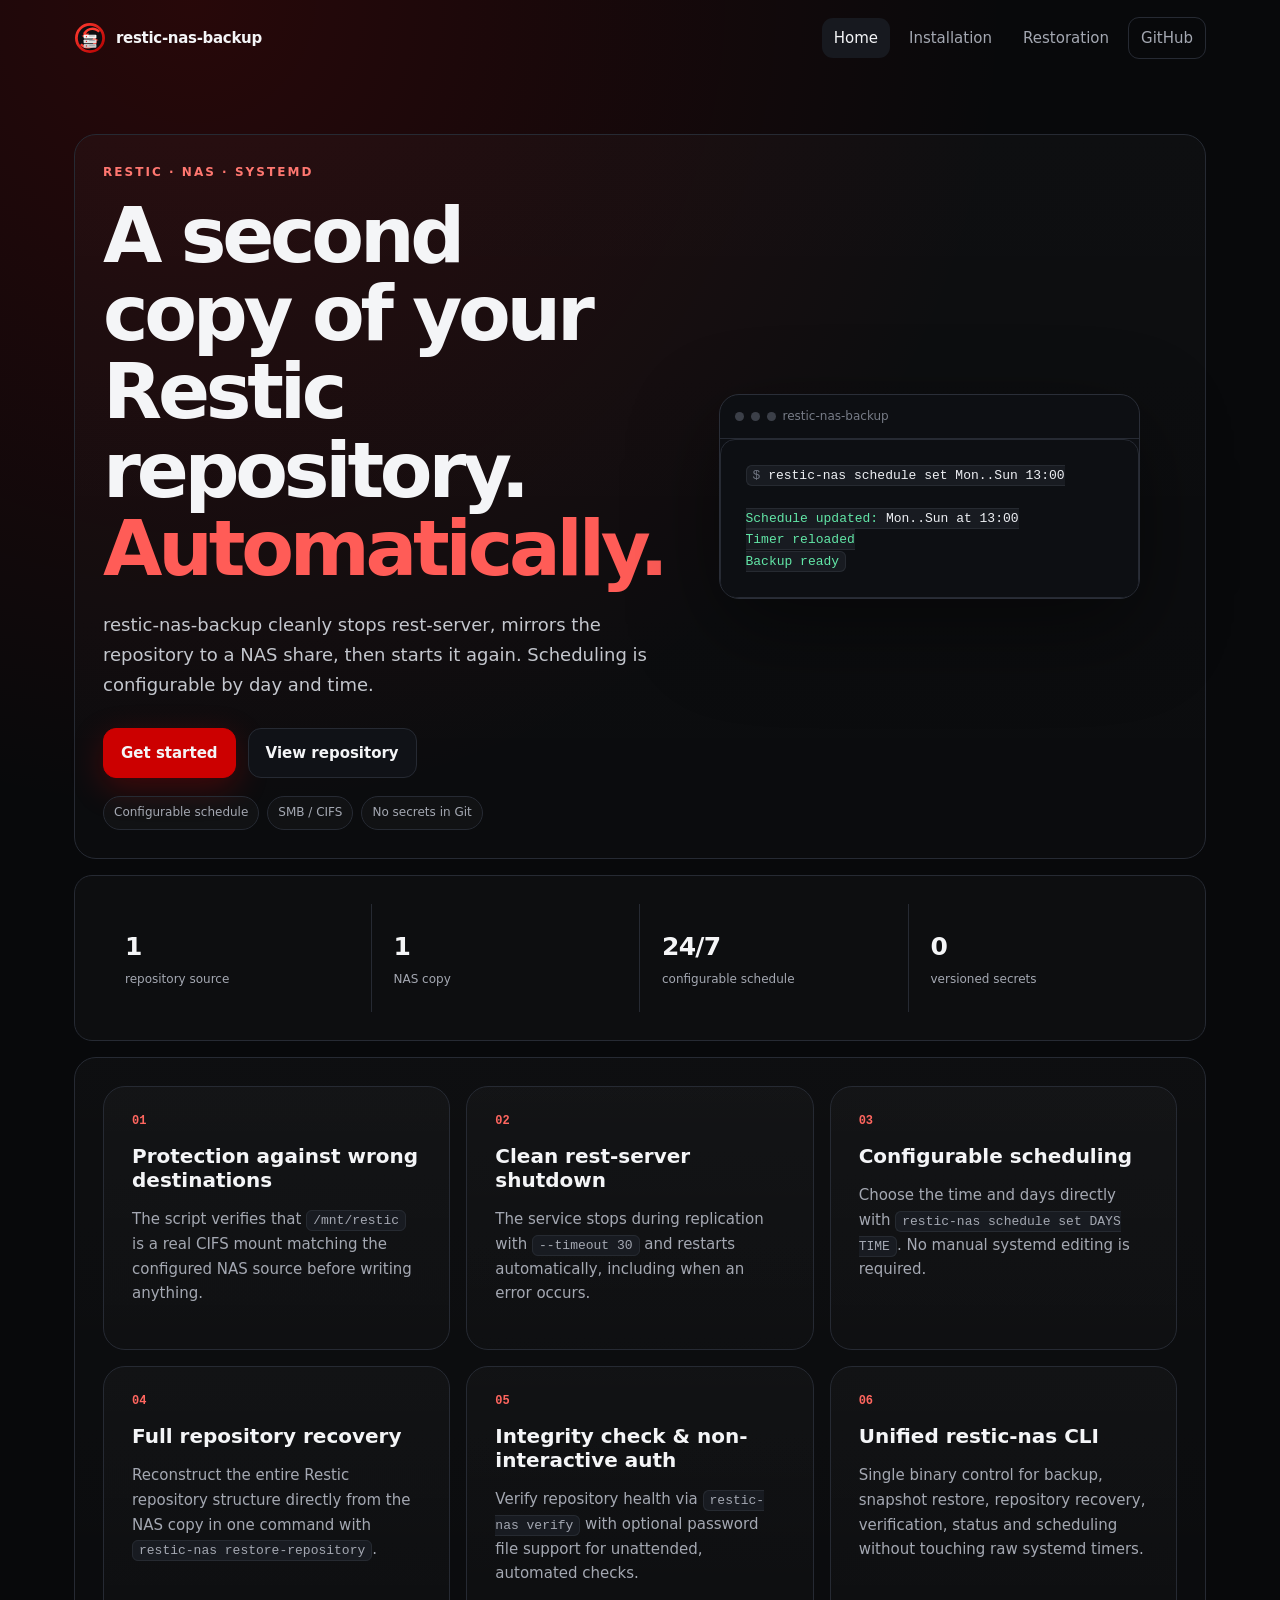
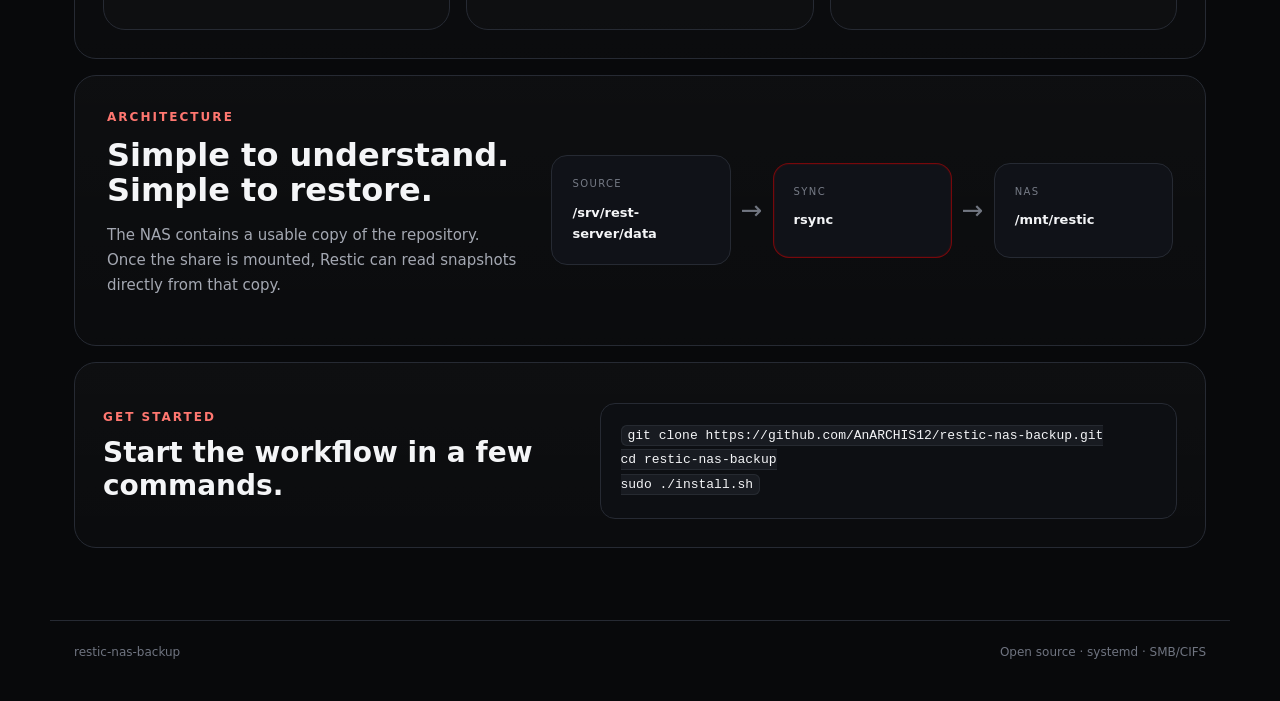
<file: docs/index.html>
<!doctype html><html lang="en"><head><meta charset="utf-8"><meta name="viewport" content="width=device-width,initial-scale=1"><meta name="description" content="restic-nas-backup — mirror a Restic repository to a NAS with configurable systemd scheduling."><title>restic-nas-backup — Documentation</title><link rel="stylesheet" href="./style.css"><script defer src="./app.js"></script></head><body><div class="noise"></div><header class="topbar"><a class="brand" href="./index.html"><img class="site-logo" src="./logo.svg" alt="restic-nas-backup logo"><span>restic-nas-backup</span></a><nav><a class="active" href="./index.html">Home</a><a href="./installation.html">Installation</a><a href="./restauration.html">Restoration</a><a class="github-link" href="https://github.com/AnARCHIS12/restic-nas-backup">GitHub</a></nav></header><main><section class="hero"><div class="hero-copy"><div class="eyebrow">RESTIC · NAS · SYSTEMD</div><h1>A second copy of your Restic repository.<span>Automatically.</span></h1><p class="lead">restic-nas-backup cleanly stops rest-server, mirrors the repository to a NAS share, then starts it again. Scheduling is configurable by day and time.</p><div class="actions"><a class="button primary" href="./installation.html">Get started</a><a class="button ghost" href="https://github.com/AnARCHIS12/restic-nas-backup">View repository</a></div><div class="chips"><span>Configurable schedule</span><span>SMB / CIFS</span><span>No secrets in Git</span></div></div><div class="terminal"><div class="terminal-head"><i></i><i></i><i></i><span>restic-nas-backup</span></div><pre><code><span class="muted">$</span> restic-nas schedule set Mon..Sun 13:00

<span class="ok">Schedule updated:</span> Mon..Sun at 13:00
<span class="ok">Timer reloaded</span>
<span class="ok">Backup ready</span></code></pre></div></section><section class="stats"><article><strong>1</strong><span>repository source</span></article><article><strong>1</strong><span>NAS copy</span></article><article><strong>24/7</strong><span>configurable schedule</span></article><article><strong>0</strong><span>versioned secrets</span></article></section><section class="grid"><article class="card"><div class="icon">01</div><h2>Protection against wrong destinations</h2><p>The script verifies that <code>/mnt/restic</code> is a real CIFS mount matching the configured NAS source before writing anything.</p></article><article class="card"><div class="icon">02</div><h2>Clean rest-server shutdown</h2><p>The service stops during replication with <code>--timeout 30</code> and restarts automatically, including when an error occurs.</p></article><article class="card"><div class="icon">03</div><h2>Configurable scheduling</h2><p>Choose the time and days directly with <code>restic-nas schedule set DAYS TIME</code>. No manual systemd editing is required.</p></article><article class="card"><div class="icon">04</div><h2>Full repository recovery</h2><p>Reconstruct the entire Restic repository structure directly from the NAS copy in one command with <code>restic-nas restore-repository</code>.</p></article><article class="card"><div class="icon">05</div><h2>Integrity check & non-interactive auth</h2><p>Verify repository health via <code>restic-nas verify</code> with optional password file support for unattended, automated checks.</p></article><article class="card"><div class="icon">06</div><h2>Unified restic-nas CLI</h2><p>Single binary control for backup, snapshot restore, repository recovery, verification, status and scheduling without touching raw systemd timers.</p></article></section><section class="flow"><div><div class="eyebrow">ARCHITECTURE</div><h2>Simple to understand. Simple to restore.</h2><p>The NAS contains a usable copy of the repository. Once the share is mounted, Restic can read snapshots directly from that copy.</p></div><div class="diagram"><div class="node"><small>SOURCE</small><b>/srv/rest-server/data</b></div><div class="arrow">→</div><div class="node accent"><small>SYNC</small><b>rsync</b></div><div class="arrow">→</div><div class="node"><small>NAS</small><b>/mnt/restic</b></div></div></section><section class="cta"><div><div class="eyebrow">GET STARTED</div><h2>Start the workflow in a few commands.</h2></div><pre><code>git clone https://github.com/AnARCHIS12/restic-nas-backup.git
cd restic-nas-backup
sudo ./install.sh</code></pre></section></main><footer><span>restic-nas-backup</span><span>Open source · systemd · SMB/CIFS</span></footer></body></html>
</file>
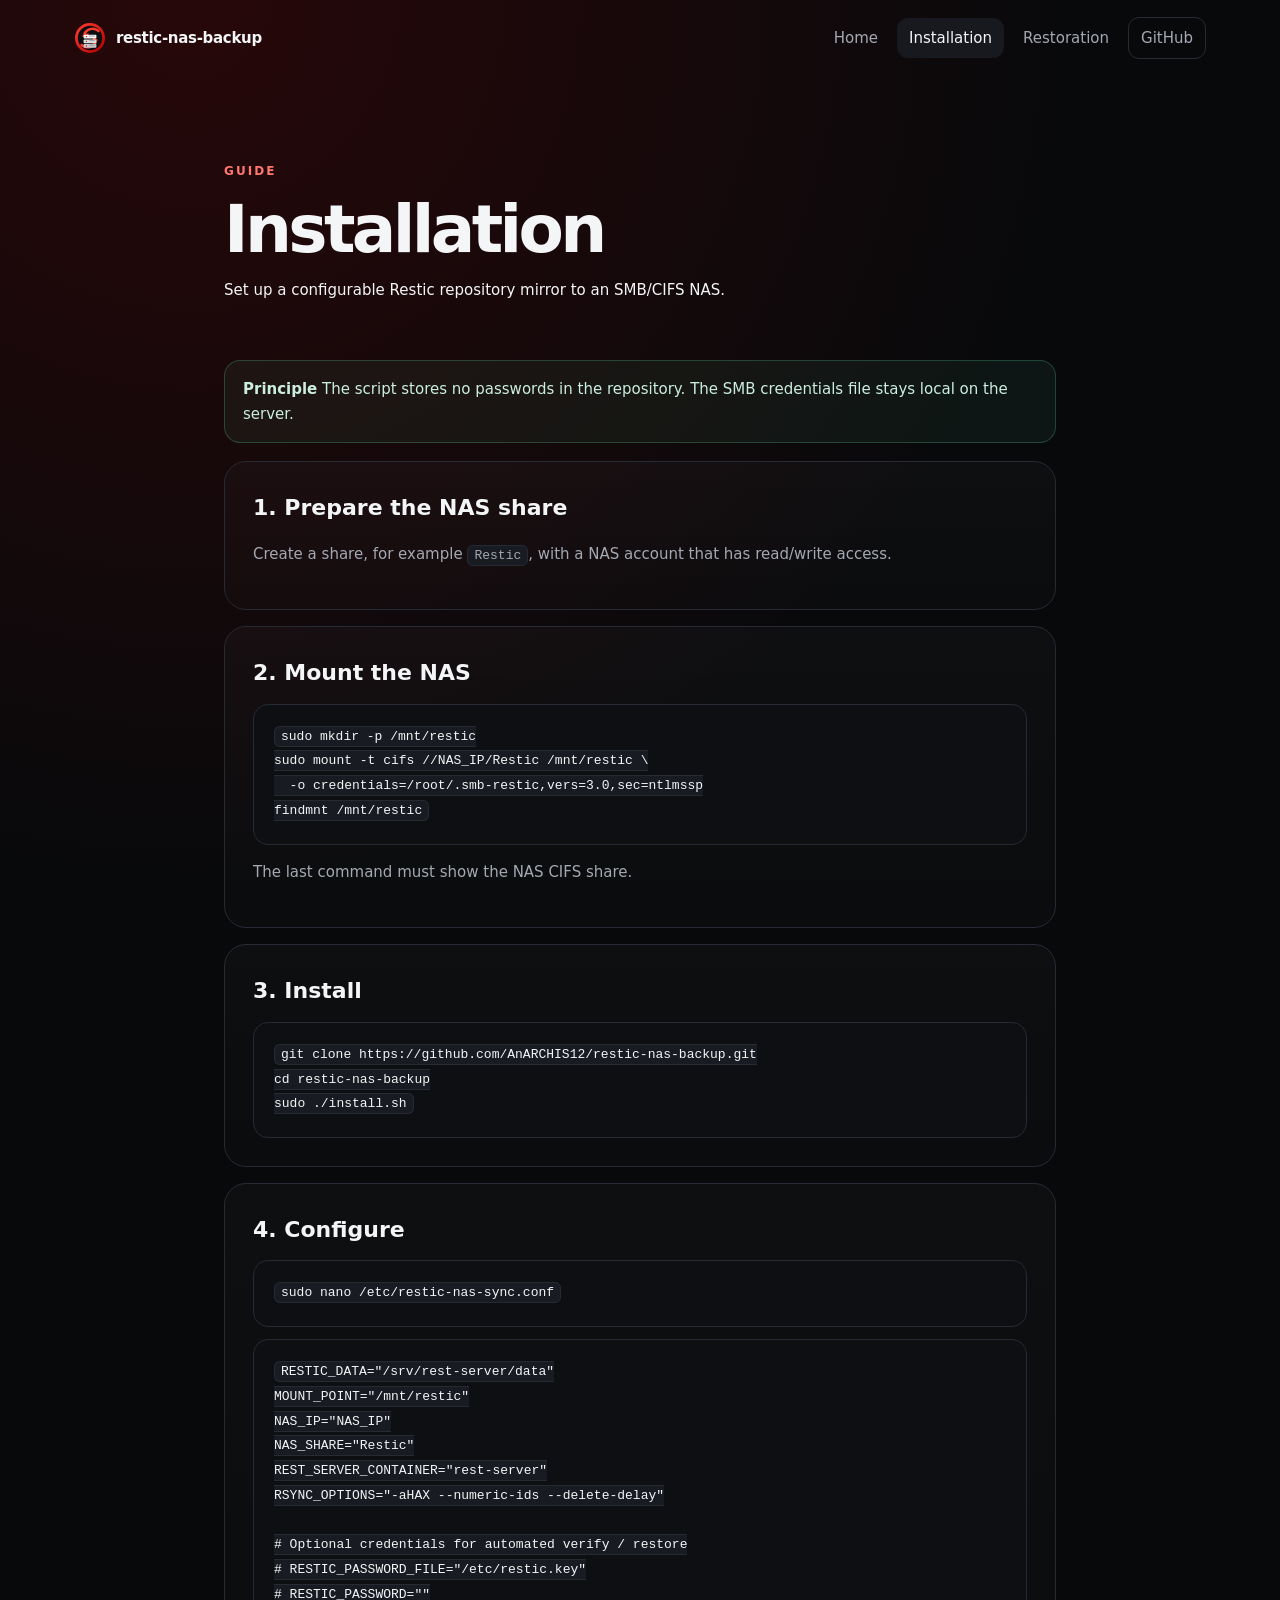
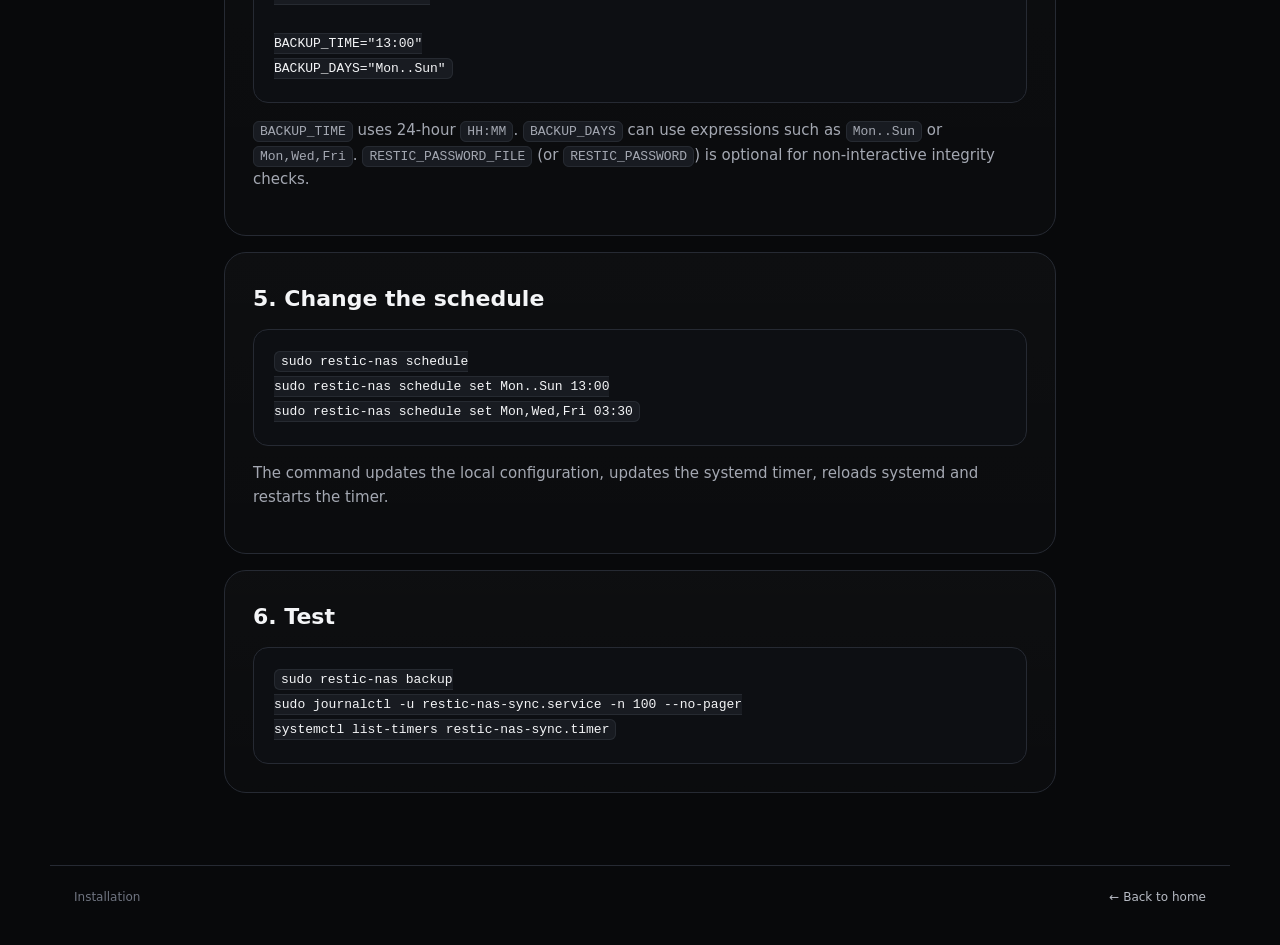
<file: docs/installation.html>
<!doctype html><html lang="en"><head><meta charset="utf-8"><meta name="viewport" content="width=device-width,initial-scale=1"><meta name="description" content="Installation and scheduling for restic-nas-backup."><title>Installation — restic-nas-backup</title><link rel="stylesheet" href="./style.css"><script defer src="./app.js"></script></head><body><header class="topbar"><a class="brand" href="./index.html"><img class="site-logo" src="./logo.svg" alt="restic-nas-backup logo"><span>restic-nas-backup</span></a><nav><a href="./index.html">Home</a><a class="active" href="./installation.html">Installation</a><a href="./restauration.html">Restoration</a><a class="github-link" href="https://github.com/AnARCHIS12/restic-nas-backup">GitHub</a></nav></header><main class="doc"><div class="doc-heading"><div class="eyebrow">GUIDE</div><h1>Installation</h1><p>Set up a configurable Restic repository mirror to an SMB/CIFS NAS.</p></div><aside class="notice"><strong>Principle</strong> The script stores no passwords in the repository. The SMB credentials file stays local on the server.</aside><section><h2>1. Prepare the NAS share</h2><p>Create a share, for example <code>Restic</code>, with a NAS account that has read/write access.</p></section><section><h2>2. Mount the NAS</h2><pre><code>sudo mkdir -p /mnt/restic
sudo mount -t cifs //NAS_IP/Restic /mnt/restic \
  -o credentials=/root/.smb-restic,vers=3.0,sec=ntlmssp
findmnt /mnt/restic</code></pre><p>The last command must show the NAS CIFS share.</p></section><section><h2>3. Install</h2><pre><code>git clone https://github.com/AnARCHIS12/restic-nas-backup.git
cd restic-nas-backup
sudo ./install.sh</code></pre></section><section><h2>4. Configure</h2><pre><code>sudo nano /etc/restic-nas-sync.conf</code></pre><pre><code>RESTIC_DATA="/srv/rest-server/data"
MOUNT_POINT="/mnt/restic"
NAS_IP="NAS_IP"
NAS_SHARE="Restic"
REST_SERVER_CONTAINER="rest-server"
RSYNC_OPTIONS="-aHAX --numeric-ids --delete-delay"

# Optional credentials for automated verify / restore
# RESTIC_PASSWORD_FILE="/etc/restic.key"
# RESTIC_PASSWORD=""

BACKUP_TIME="13:00"
BACKUP_DAYS="Mon..Sun"</code></pre><p><code>BACKUP_TIME</code> uses 24-hour <code>HH:MM</code>. <code>BACKUP_DAYS</code> can use expressions such as <code>Mon..Sun</code> or <code>Mon,Wed,Fri</code>. <code>RESTIC_PASSWORD_FILE</code> (or <code>RESTIC_PASSWORD</code>) is optional for non-interactive integrity checks.</p></section><section><h2>5. Change the schedule</h2><pre><code>sudo restic-nas schedule
sudo restic-nas schedule set Mon..Sun 13:00
sudo restic-nas schedule set Mon,Wed,Fri 03:30</code></pre><p>The command updates the local configuration, updates the systemd timer, reloads systemd and restarts the timer.</p></section><section><h2>6. Test</h2><pre><code>sudo restic-nas backup
sudo journalctl -u restic-nas-sync.service -n 100 --no-pager
systemctl list-timers restic-nas-sync.timer</code></pre></section></main><footer><span>Installation</span><a href="./index.html">← Back to home</a></footer></body></html>
</file>
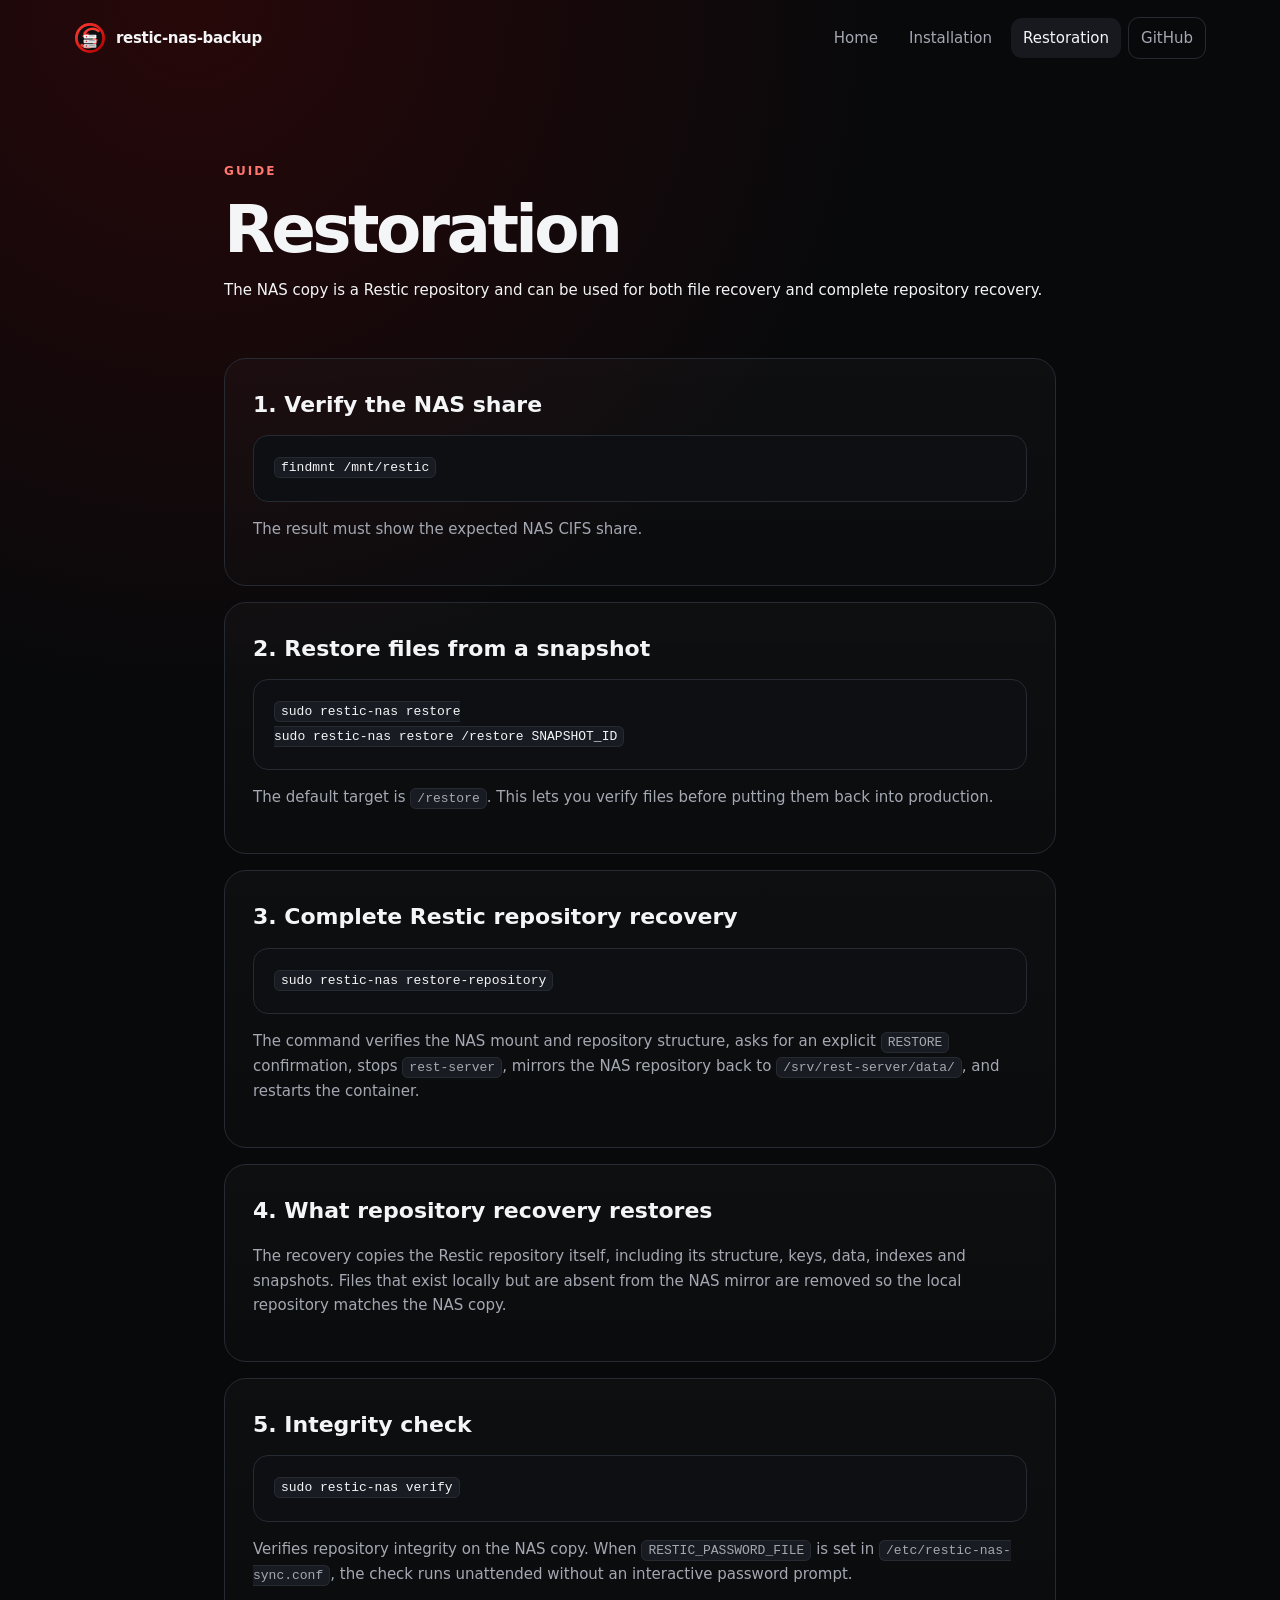
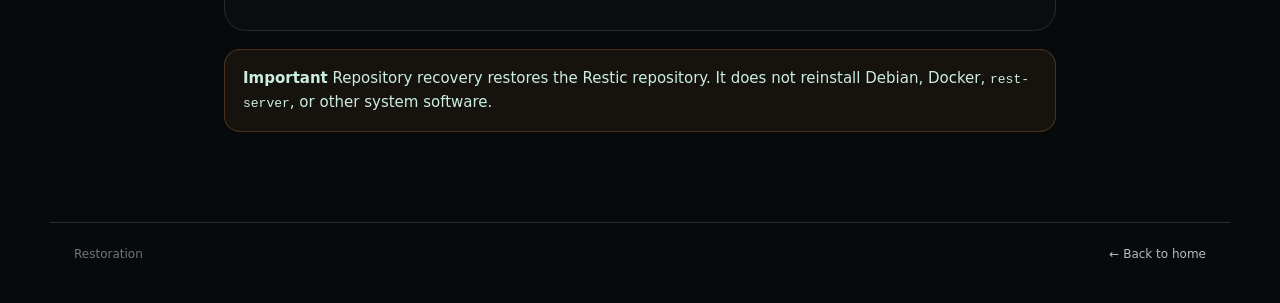
<file: docs/restauration.html>
<!doctype html><html lang="en"><head><meta charset="utf-8"><meta name="viewport" content="width=device-width,initial-scale=1"><meta name="description" content="Restore files or recover the complete Restic repository from the NAS copy."><title>Restoration — restic-nas-backup</title><link rel="stylesheet" href="./style.css"><script defer src="./app.js"></script></head><body><header class="topbar"><a class="brand" href="./index.html"><img class="site-logo" src="./logo.svg" alt="restic-nas-backup logo"><span>restic-nas-backup</span></a><nav><a href="./index.html">Home</a><a href="./installation.html">Installation</a><a class="active" href="./restauration.html">Restoration</a><a class="github-link" href="https://github.com/AnARCHIS12/restic-nas-backup">GitHub</a></nav></header><main class="doc"><div class="doc-heading"><div class="eyebrow">GUIDE</div><h1>Restoration</h1><p>The NAS copy is a Restic repository and can be used for both file recovery and complete repository recovery.</p></div><section><h2>1. Verify the NAS share</h2><pre><code>findmnt /mnt/restic</code></pre><p>The result must show the expected NAS CIFS share.</p></section><section><h2>2. Restore files from a snapshot</h2><pre><code>sudo restic-nas restore
sudo restic-nas restore /restore SNAPSHOT_ID</code></pre><p>The default target is <code>/restore</code>. This lets you verify files before putting them back into production.</p></section><section><h2>3. Complete Restic repository recovery</h2><pre><code>sudo restic-nas restore-repository</code></pre><p>The command verifies the NAS mount and repository structure, asks for an explicit <code>RESTORE</code> confirmation, stops <code>rest-server</code>, mirrors the NAS repository back to <code>/srv/rest-server/data/</code>, and restarts the container.</p></section><section><h2>4. What repository recovery restores</h2><p>The recovery copies the Restic repository itself, including its structure, keys, data, indexes and snapshots. Files that exist locally but are absent from the NAS mirror are removed so the local repository matches the NAS copy.</p></section><section><h2>5. Integrity check</h2><pre><code>sudo restic-nas verify</code></pre><p>Verifies repository integrity on the NAS copy. When <code>RESTIC_PASSWORD_FILE</code> is set in <code>/etc/restic-nas-sync.conf</code>, the check runs unattended without an interactive password prompt.</p></section><aside class="notice warning"><strong>Important</strong> Repository recovery restores the Restic repository. It does not reinstall Debian, Docker, <code>rest-server</code>, or other system software.</aside></main><footer><span>Restoration</span><a href="./index.html">← Back to home</a></footer></body></html>
</file>
<file: docs/style.css>
:root{--bg:#08090b;--panel:#111318;--text:#f4f5f7;--muted:#a4a8b2;--line:#262a33;--accent:#cc0000;--good:#62e6a7;--radius:22px;--max:1180px}
*{box-sizing:border-box}
html{scroll-behavior:smooth}
body{margin:0;background:radial-gradient(circle at 15% 0%,rgba(204,0,0,.16),transparent 32%),var(--bg);color:var(--text);font:15px/1.65 Inter,ui-sans-serif,system-ui,-apple-system,BlinkMacSystemFont,"Segoe UI",sans-serif}
a{color:inherit;text-decoration:none}
code,pre{font-family:"JetBrains Mono","SFMono-Regular",Consolas,monospace}
.topbar{min-height:76px;max-width:var(--max);margin:auto;padding:0 24px;display:flex;align-items:center;justify-content:space-between;gap:24px}
 .brand{display:flex;align-items:center;gap:10px;font-weight:750;letter-spacing:-.02em}.site-logo{width:32px;height:32px;display:block;flex:none}
.brand-mark{width:32px;height:32px;border-radius:10px;display:grid;place-items:center;background:var(--accent);box-shadow:0 8px 30px rgba(204,0,0,.3)}
nav{display:flex;align-items:center;gap:7px;flex-wrap:wrap}
nav a{padding:8px 12px;border-radius:11px;color:var(--muted);transition:.18s ease}
nav a:hover,nav a.active{color:var(--text);background:#17191f}
nav .github-link{border:1px solid var(--line)}
main{max-width:var(--max);margin:auto;padding:42px 24px 72px}
.hero{display:grid;grid-template-columns:1.08fr .92fr;gap:54px;align-items:center;min-height:610px}
.eyebrow{font-size:12px;letter-spacing:.17em;text-transform:uppercase;color:#ff7770;font-weight:750}
h1{font-size:clamp(42px,6vw,78px);line-height:1.02;letter-spacing:-.055em;margin:14px 0 22px;max-width:760px}
h1 span{display:block;color:#ff5c57}
.lead{font-size:18px;color:#c4c7ce;max-width:700px}
.actions{display:flex;gap:12px;margin:28px 0 18px}
.button{display:inline-flex;align-items:center;justify-content:center;padding:12px 17px;border-radius:13px;font-weight:700;border:1px solid var(--line)}
.button.primary{background:var(--accent);border-color:var(--accent);box-shadow:0 10px 32px rgba(204,0,0,.28)}
.button.ghost{background:#101217}
.chips{display:flex;gap:8px;flex-wrap:wrap}
.chips span{border:1px solid var(--line);background:rgba(255,255,255,.025);border-radius:999px;padding:6px 10px;color:var(--muted);font-size:12px}
.terminal{border:1px solid #2a2e38;background:#0d0f13;border-radius:20px;box-shadow:0 30px 90px rgba(0,0,0,.45);overflow:hidden}
.terminal-head{height:44px;display:flex;align-items:center;gap:7px;padding:0 15px;border-bottom:1px solid var(--line);color:#777c87;font-size:12px}
.terminal-head i{width:9px;height:9px;border-radius:50%;display:block;background:#3b3f48}
.terminal pre{margin:0;padding:25px;overflow:auto;color:#eef0f4;font-size:13px}
.muted{color:#6f7480}.ok{color:var(--good)}
.stats{display:grid;grid-template-columns:repeat(4,1fr);border:1px solid var(--line);border-radius:18px;overflow:hidden;background:rgba(255,255,255,.02)}
.stats article{padding:22px;border-right:1px solid var(--line)}
.stats article:last-child{border:0}
.stats strong{display:block;font-size:25px;letter-spacing:-.03em}
.stats span{display:block;color:var(--muted);font-size:12px;margin-top:3px}
.grid{display:grid;grid-template-columns:repeat(3,1fr);gap:16px;margin-top:16px}
.card,.flow,.cta,section{border:1px solid var(--line);background:linear-gradient(180deg,rgba(255,255,255,.025),rgba(255,255,255,.012));border-radius:var(--radius)}
.card{padding:28px}
.card .icon{color:#ff665f;font:700 12px/1 "JetBrains Mono",monospace}
.card h2{font-size:20px;line-height:1.2;margin:17px 0 11px}
.card p,.flow p,section p{color:var(--muted)}
.flow{margin-top:16px;padding:32px;display:grid;grid-template-columns:.8fr 1.2fr;gap:30px;align-items:center}
.flow h2{font-size:32px;line-height:1.1;margin:10px 0}
.diagram{display:grid;grid-template-columns:1fr auto 1fr auto 1fr;align-items:center;gap:10px}
.node{padding:20px;border:1px solid var(--line);background:#101218;border-radius:16px;min-height:95px}
.node small{display:block;color:#767b86;font-size:10px;letter-spacing:.14em}
.node b{display:block;margin-top:9px;font-size:13px;word-break:break-word}
.node.accent{border-color:rgba(204,0,0,.55);box-shadow:inset 0 0 0 1px rgba(204,0,0,.1)}
.arrow{color:#717681;font-size:26px}
.cta{margin-top:16px;padding:28px;display:grid;grid-template-columns:.9fr 1.1fr;gap:24px;align-items:center}
.cta h2{font-size:28px;margin:10px 0 0;line-height:1.15}
pre{margin:12px 0 0;padding:20px;background:#0d0f13;border:1px solid var(--line);border-radius:15px;overflow:auto}
code{font-size:13px}
.doc{max-width:880px}
.doc-heading{padding:44px 0 24px}
.doc-heading h1{font-size:clamp(42px,6vw,66px);max-width:900px;margin-bottom:12px}
.notice{margin:18px 0;padding:16px 18px;border:1px solid rgba(98,230,167,.23);border-radius:16px;background:rgba(98,230,167,.06);color:#cbeee0}
.notice.warning{border-color:rgba(255,166,77,.22);background:rgba(255,166,77,.06)}
section{padding:28px;margin-top:16px}
section h2{margin:0 0 9px;font-size:22px}
section code{background:#181b21;border:1px solid #262a31;border-radius:6px;padding:2px 6px}
footer{max-width:var(--max);margin:auto;padding:22px 24px 38px;display:flex;justify-content:space-between;gap:20px;color:#6f7480;font-size:12px;border-top:1px solid var(--line)}
footer a{color:#b7bbc4}
@media(max-width:900px){.hero,.flow,.cta{grid-template-columns:1fr}.hero{min-height:auto;padding-top:35px}.grid{grid-template-columns:1fr}.stats{grid-template-columns:1fr 1fr}.stats article:nth-child(2){border-right:0}.stats article:nth-child(-n+2){border-bottom:1px solid var(--line)}.diagram{grid-template-columns:1fr}.arrow{display:none}}
@media(max-width:620px){.topbar{height:auto;padding-top:16px;align-items:flex-start;flex-direction:column}nav{width:100%}main{padding-top:15px}h1{font-size:44px}.actions{flex-wrap:wrap}.stats{grid-template-columns:1fr}.stats article{border-right:0;border-bottom:1px solid var(--line)}.stats article:last-child{border-bottom:0}footer{flex-direction:column}}
</file>
